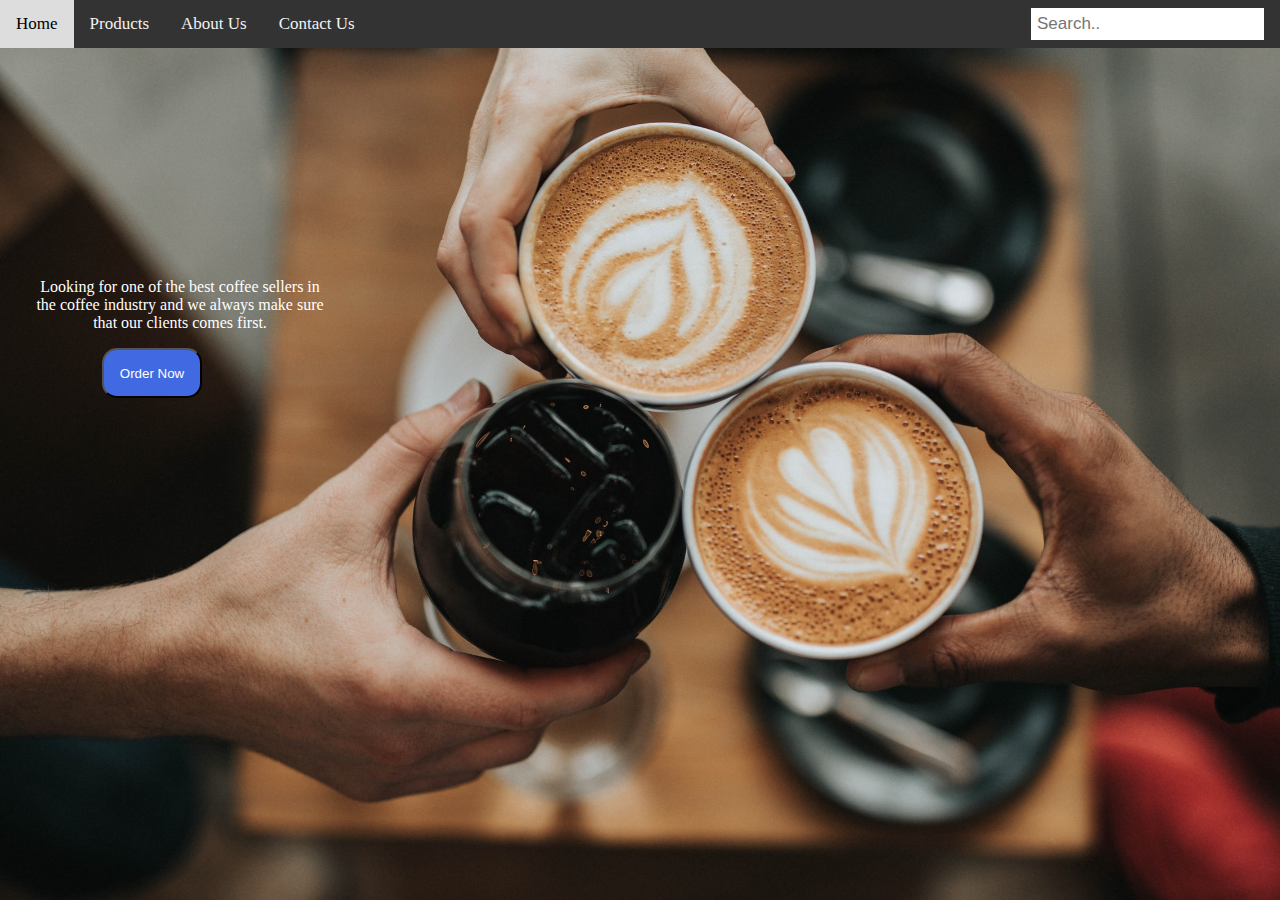
<file: index.html>
<!DOCTYPE html>
<html lang="en">
<head>
    <meta charset="UTF-8">
    <meta name="viewport" content="width=device-width, initial-scale=1">
    <link rel="stylesheet" href="style.css">
    <title>Coffee Shop</title>
</head>
<body>

<!--navBar-->
<div class="topNav topNavMargin">
    <a class="active" href="">Home</a>
    <a href="products.html">Products</a>
    <a href="aboutUs.html">About Us</a>
    <a href="contactForm.html">Contact Us</a>
    <label>
        <input type="text" placeholder="Search..">
    </label>
</div>

<div class="wrapper m-auto">
    <div class="wrapperOne" id="wrap">
        <p class="text">Looking for one of the best coffee sellers in the coffee industry and we always make sure that
            our clients comes first.</p>
        <button  class="button"  id="click"  >Order Now</button>
    </div>
</div>


</body>
</html>
</file>
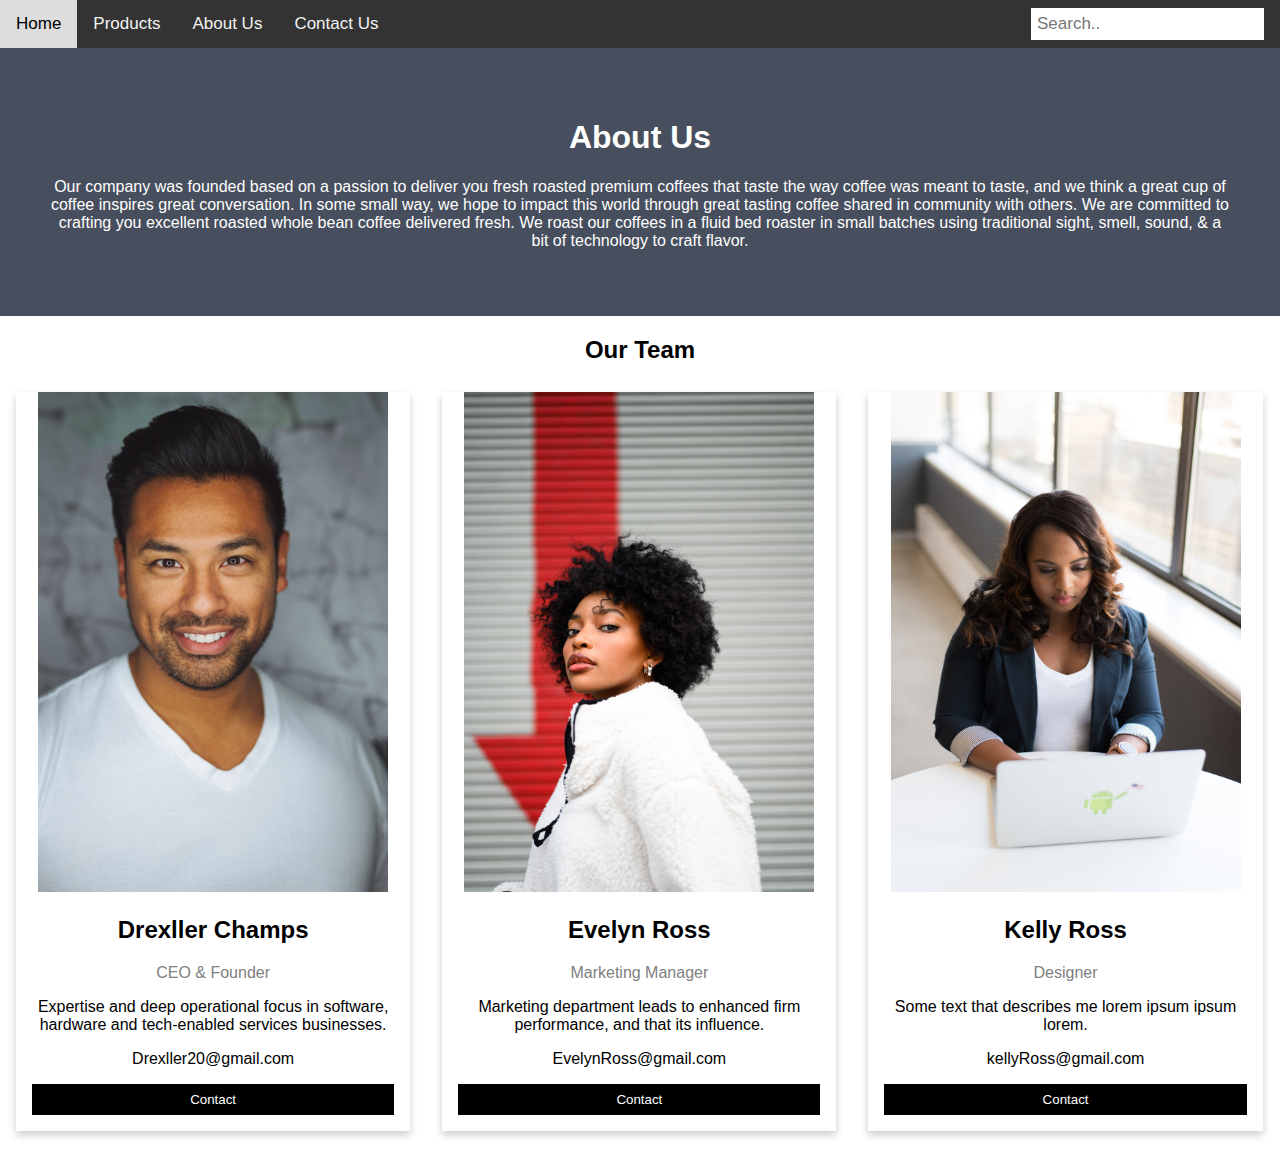
<file: aboutUs.html>
<!DOCTYPE html>
<html lang="en">
<head>
    <meta charset="UTF-8">
    <meta name="viewport" content="width=device-width, initial-scale=1">
    <link rel="stylesheet" href="style.css">
    <title>About Us</title>
</head>
<body class="bodyAboutUs">

<!--navBar-->
<div class="topNav">
    <a class="active" href="index.html">Home</a>
    <a href="products.html">Products</a>
    <a href="aboutUs.html">About Us</a>
    <a href="contactForm.html">Contact Us</a>
    <label>
        <input type="text" placeholder="Search..">
    </label>
</div>

<div class="about-section">
    <h1>About Us</h1>
    <p>Our company was founded based on a passion to deliver you fresh roasted premium coffees that taste
        the way coffee was meant to taste, and we think a great cup of coffee inspires great conversation.  In some small way, we hope to impact this world through great tasting coffee shared in community with others. We are committed to crafting you excellent roasted whole bean coffee delivered fresh.  We roast our coffees in a fluid bed roaster in small batches using traditional sight, smell, sound, & a bit of technology to craft flavor.     </p>

</div>

<h2 style="text-align:center">Our Team</h2>
<div class="row">
    <div class="column">
        <div class="card" style="text-align: center">
            <img src="joseph-gonzalez-iFgRcqHznqg-unsplash.jpg" alt="Girl in a jacket" width="350" height="500">
            <div class="container">
                <h2>Drexller Champs</h2>
                <p class="title">CEO & Founder</p>
                <p>Expertise and deep operational focus in software, hardware and tech-enabled services businesses.</p>
                <p>Drexller20@gmail.com</p>
                <p><button class="buttonABout">Contact</button></p>
            </div>
        </div>
    </div>

    <div class="column">
        <div class="card"  style="text-align: center">
            <img src="jeffery-erhunse-vp9mRauo68c-unsplash.jpg" alt="Mike" width="350" height="500">
            <div class="container">
                <h2>Evelyn Ross</h2>
                <p class="title">Marketing Manager</p>
                <p>Marketing department leads to enhanced firm performance, and that its influence.</p>
                <p>EvelynRoss@gmail.com</p>
                <p><button class="buttonABout">Contact</button></p>
            </div>
        </div>
    </div>

    <div class="column">
        <div class="card"  style="text-align: center">
            <img src="christina-wocintechchat-com-au6F67CJGTA-unsplash.jpg" alt="John" width="350" height="500">
            <div class="container">
                <h2>Kelly Ross</h2>
                <p class="title">Designer</p>
                <p>Some text that describes me lorem ipsum ipsum lorem.</p>
                <p>kellyRoss@gmail.com</p>
                <p><button class="buttonABout">Contact</button></p>
            </div>
        </div>
    </div>
</div>


</body>
</html>
</file>
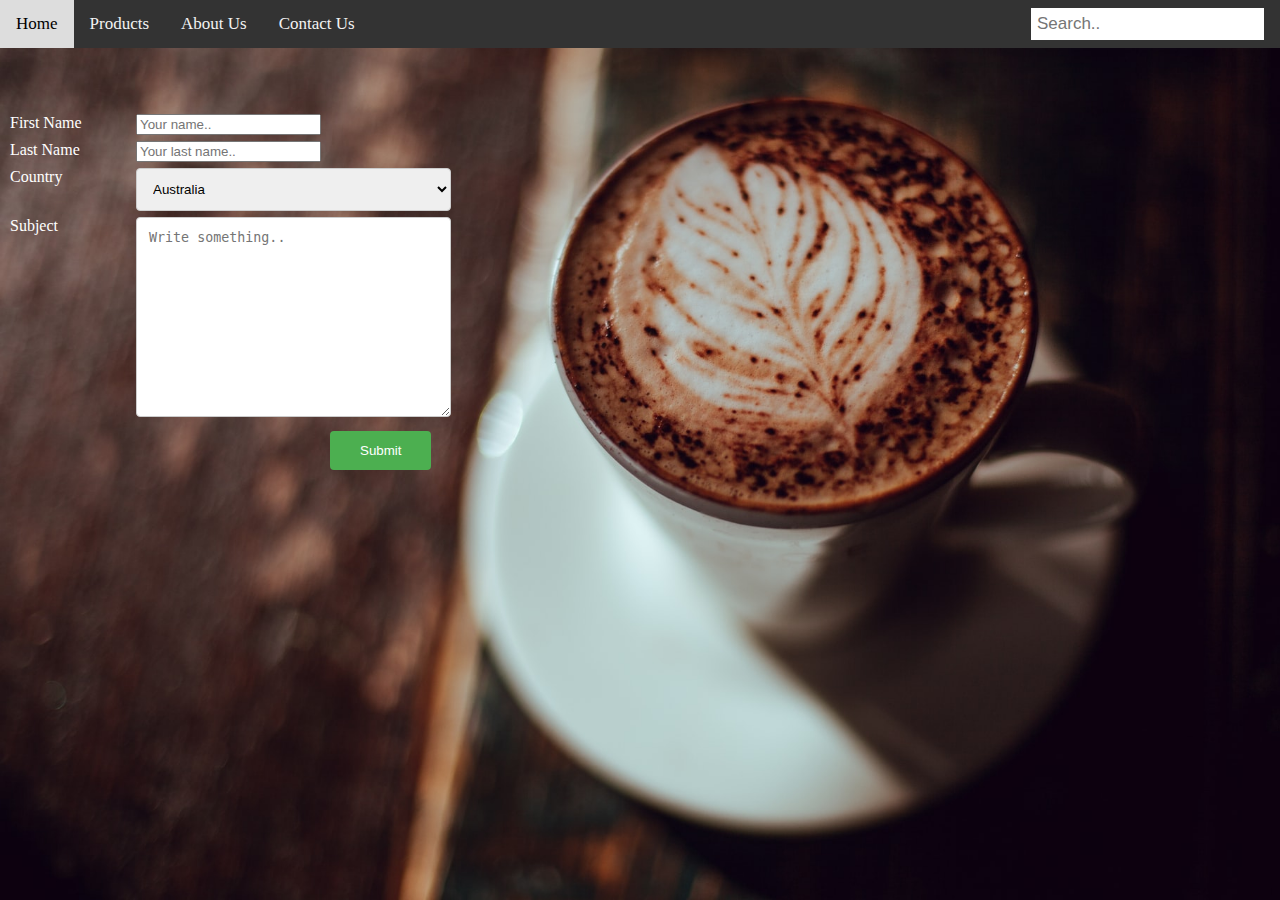
<file: contactForm.html>
<!DOCTYPE html>
<html lang="en">
<head>
    <meta charset="UTF-8">
    <meta name="viewport" content="width=device-width, initial-scale=1">
    <link rel="stylesheet" href="style.css">
    <title>Title</title>
</head>
<body class="secondaryBg">

<!--navBar-->
<div class="topNav">
    <a class="active" href="index.html">Home</a>
    <a href="products.html">Products</a>
    <a href="aboutUs.html">About Us</a>
    <a href="contactForm.html">Contact Us</a>
    <label>
        <input type="text"  placeholder="Search..">
    </label>
</div>

<!--contactForm-->

<div class="containerForm">
    <form action="">
        <div class="rowForm">
            <div class="col-25">
                <label for="fname">First Name</label>
            </div>
            <div class="col-75">
                <input type="text" id="fname" name="firstname" placeholder="Your name..">
            </div>
        </div>
        <div class="rowForm">
            <div class="col-25">
                <label for="lname">Last Name</label>
            </div>
            <div class="col-75">
                <input type="text" id="lname" name="lastname" placeholder="Your last name..">
            </div>
        </div>
        <div class="rowForm">
            <div class="col-25">
                <label for="country">Country</label>
            </div>
            <div class="col-75">
                <select id="country" name="country">
                    <option value="australia">Australia</option>
                    <option value="canada">Canada</option>
                    <option value="usa">USA</option>
                </select>
            </div>
        </div>
        <div class="rowForm">
            <div class="col-25">
                <label for="subject">Subject</label>
            </div>
            <div class="col-75">
                <textarea id="subject" name="subject" placeholder="Write something.." style="height:200px"></textarea>
            </div>
        </div>
        <div class="buttonShape" id="move">
            <input type="submit" class="buttonContact" value="Submit">
        </div>
    </form>
</div>

<script src="js/coffeeScript.js"></script>
</body>
</html>
</file>
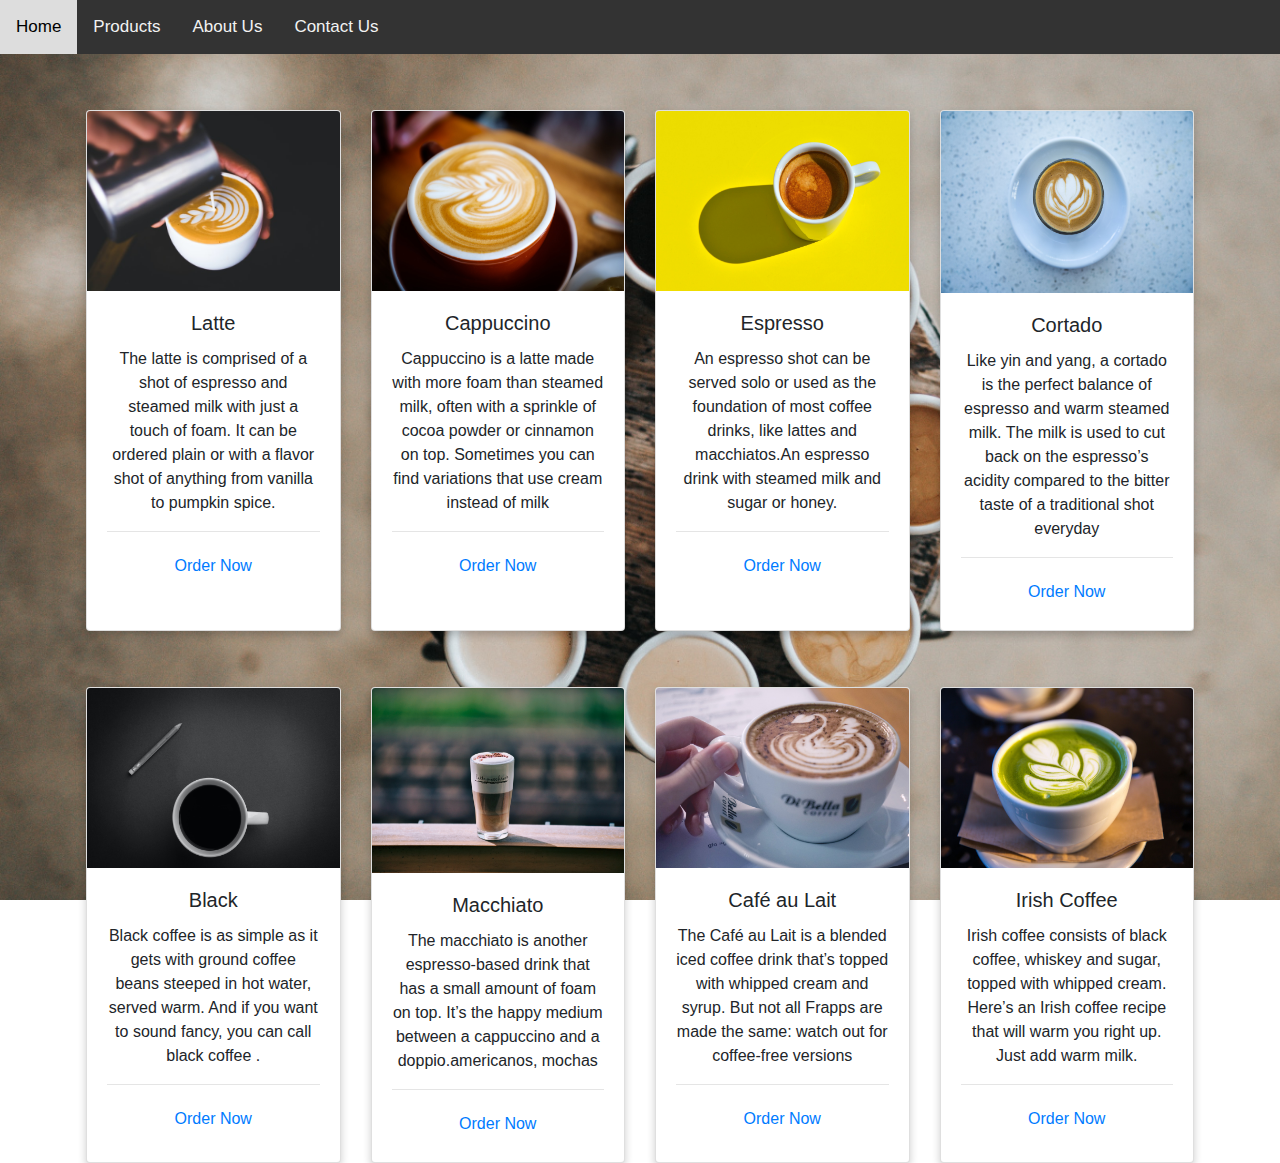
<file: products.html>
<!DOCTYPE html>
<html lang="en">
<head>
    <meta charset="UTF-8">
    <meta name="viewport" content="width=device-width, initial-scale=1">
    <link rel="stylesheet" href="https://maxcdn.bootstrapcdn.com/bootstrap/4.5.2/css/bootstrap.min.css">
    <link rel="stylesheet" href="style.css">

    <title>News</title>
</head>
<body class="projectBody">

<!--navBar-->
<div class="topNav">
    <a class="active" href="index.html">Home</a>
    <a href="products.html">Products</a>
    <a href="aboutUs.html">About Us</a>
    <a href="contactForm.html">Contact Us</a>

</div>

<!--banner-->
<!--cards for products-->

<div class="container">
    <div class="card-deck mt-5">
        <div class="card text-center">
            <img src="coffee/coffee1.jpg" class="card-img-top" alt="coffee1">
            <div class="card-body">
                <h5 class="card-title">Latte</h5>
                <p class="card-text">The latte is comprised of a shot of espresso and steamed milk with just a touch of
                    foam. It can be ordered plain or with a flavor shot of anything from vanilla to pumpkin spice.</p>
                <hr class="w-5">
                <button type="button" class="btn btn-outline-primary" style="border: none;">Order Now</button>

            </div>
        </div>
        <div class="card text-center">
            <img src="coffee/coffee2.jpg" class="card-img-top" alt="coffee2" height="180px">
            <div class="card-body">
                <h5 class="card-title">Cappuccino</h5>
                <p class="card-text">Cappuccino is a latte made with more foam than steamed milk, often with a sprinkle
                    of cocoa powder or cinnamon on top. Sometimes you can find variations that use cream instead of
                    milk</p>
                <hr class="w-10">
                <button type="button" class="btn btn-outline-primary" style="border: none;">Order Now</button>

            </div>
        </div>
        <div class="card text-center">
            <img src="coffee/coffee3.jpg" class="card-img-top" alt="Expresso" height="180px">
            <div class="card-body">
                <h5 class="card-title">Espresso</h5>
                <p class="card-text">An espresso shot can be served solo or used as the foundation of most coffee
                    drinks, like lattes and macchiatos.An espresso drink with steamed milk and sugar or honey.</p>
                <hr class="w-10">
                <button type="button" class="btn btn-outline-primary" style="border: none;">Order Now</button>

            </div>
        </div>
        <div class="card text-center">
            <img src="coffee/coffee4.jpg" class="card-img-top" alt="Cortado" height="182px">
            <div class="card-body">
                <h5 class="card-title">Cortado</h5>
                <p class="card-text">Like yin and yang, a cortado is the perfect balance of espresso and warm steamed
                    milk. The milk is used to cut back on the espresso’s acidity compared to the bitter taste of a
                    traditional shot everyday</p>
                <hr class="w-10">
                <button type="button" class="btn btn-outline-primary" style="border: none;">Order Now</button>
            </div>
        </div>
    </div>
    <div class="card-deck mt-5">
        <div class="card text-center h-2px   ">
            <img src="coffee/coffee5.jpg" class="card-img-top" alt="Angola" height="180px">
            <div class="card-body">
                <h5 class="card-title">Black</h5>
                <p class="card-text">Black coffee is as simple as it gets with ground coffee beans steeped in hot water,
                    served warm. And if you want to sound fancy, you can call black coffee .</p>
                <hr class="w-10">
                <button type="button" class="btn btn-outline-primary" style="border: none;">Order Now</button>
            </div>
        </div>
        <div class="card text-center">
            <img src="coffee/coffee%206.jpg" class="card-img-top" alt="coffee6" height="185px">
            <div class="card-body">
                <h5 class="card-title">Macchiato</h5>
                <p class="card-text"> The macchiato is another espresso-based drink that has a small amount of foam on
                    top. It’s the happy medium between a cappuccino and a doppio.americanos, mochas</p>
                <hr class="w-15">
                <button type="button" class="btn btn-outline-primary" style="border: none;">Order Now</button>
            </div>
        </div>
        <div class="card text-center">
            <img src="coffee/coffee7.jpg" class="card-img-top" alt="Café au Lait" height="180px">
            <div class="card-body">
                <h5 class="card-title">Café au Lait</h5>
                <p class="card-text"> The Café au Lait is a blended iced coffee drink that’s topped with whipped cream
                    and syrup. But not all Frapps are made the same: watch out for coffee-free versions</p>
                <hr class="w-15">
                <button type="button" class="btn btn-outline-primary" style="border: none;">Order Now</button>
            </div>
        </div>
        <div class="card text-center">
            <img src="coffee/coffee8.jpg" class="card-img-top" alt="Irish" height="180px">
            <div class="card-body">
                <h5 class="card-title">Irish Coffee</h5>
                <p class="card-text">Irish coffee consists of black coffee, whiskey and sugar, topped with whipped
                    cream. Here’s an Irish coffee recipe that will warm you right up. Just add warm milk.</p>
                <hr class="w-15">
                <button type="button" class="btn btn-outline-primary" style="border: none;">Order Now</button>
            </div>
        </div>
    </div>
</div>



<script src="https://ajax.googleapis.com/ajax/libs/jquery/3.5.1/jquery.min.js"></script>
<script src="https://cdnjs.cloudflare.com/ajax/libs/popper.js/1.16.0/umd/popper.min.js"></script>
<script src="https://maxcdn.bootstrapcdn.com/bootstrap/4.5.2/js/bootstrap.min.js"></script>
<script src="js/coffeeScript.js"></script>


</body>
</html>
</file>
<file: style.css>
/*
Homepage Css
 */
body {
    margin: 0;
    background-image: url('nathan-dumlao-6VhPY27jdps-unsplash.jpg');
    background-repeat: no-repeat;
    background-attachment: fixed;
    background-size: cover;
}


.topNav{
    overflow: hidden;
    background-color: #333;
}

.topNavMargin{
    margin-bottom: 18%;
}

.topNav a {
    float: left;
    color: #f2f2f2;
    text-align: center;
    padding: 14px 16px;
    text-decoration: none;
    font-size: 17px;
}

.topNav a:hover{
    background-color: #ddd;
    color: black;
}

.topNav a:active{
    color: white;
}

.topNav input{
    float: right;
    padding: 6px;
    margin-top: 8px;
    margin-right: 16px;
    border: none;
    font-size: 17px;
}

.wrapper {
    text-align: -moz-center;

}

.button {
    color: white;
    background-color: royalblue;
    display: inline-block;
    border-radius: 15px;
    width: 100px;
    height: 50px;

}

.button:hover{
    background-color: steelblue;
}

.button:active{
    background-color: #474e5d;
}

.text{
    color: white;
    width: 300px;
    word-break: keep-all;
    text-align: center;
}

.wrapperOne{
    left: 0;
}

#wrap{
    text-align: left;
    margin-left: 30px;

}

#click{
    text-align: center;
    margin-left: 72px;
}

/*
aboutUs Css
 */

.bodyAboutUs{
    font-family: Arial, Helvetica, sans-serif;
    margin: 0;
    background-image: none;
}

.about-section {
    padding: 50px;
    text-align: center;
    background-color: #474e5d;
    color: white;
}

html {
    box-sizing: border-box;
}

*, *:before, *:after {
    box-sizing: inherit;
}

.column {
    float: left;
    width: 33.3%;
    margin-bottom: 16px;
    padding: 0 8px;
}

.card {
    box-shadow: 0 4px 8px 0 rgba(0, 0, 0, 0.2);
    margin: 8px;
}

.about-section {
    padding: 50px;
    text-align: center;
    background-color: #474e5d;
    color: white;
}

.container {
    padding: 0 16px;
}

.container::after, .row::after {
    content: "";
    clear: both;
    display: table;
}

.title {
    color: grey;
}




@media screen and (max-width: 650px) {
    .column {
        width: 100%;
        display: block;
    }
}

image{
    text-align: center;

}
.buttonABout {
    border: none;
    outline: 0;
    display: inline-block;
    padding: 8px;
    color: white;
    background-color: #000;
    text-align: center;
    cursor: pointer;
    width: 100%;
}

.buttonABout:hover {
    background-color: #555;
}

/*
contactUs css
 */

.secondaryBg{
    margin: 0;
    background-image: url('clem-onojeghuo-9AEh9i-WPhI-unsplash.jpg');
    background-repeat: no-repeat;
    background-attachment: fixed;
    background-size: cover;
}

select, textarea{
    width: 50%;
    padding: 12px;
    border: 1px solid #ccc;
    border-radius: 4px;
    resize: vertical;
}

.buttonContact{
    background-color: #4CAF50;
    color: white;
    padding: 12px 30px;
    border: none;
    border-radius: 4px;
    cursor: pointer;
    float: left;
}

.buttonContact:hover{
    background-color: steelblue;
}

label{
    color: white;
}

.containerForm{
    margin-top: 50px;
    padding: 10px;
}

#move{
    text-align: center;
    margin-left: 320px;
    margin-top: 10px;
}

.buttonShape{
    width:20%;
    height:20%;
}

@media screen and (max-width: 600px) {
    .col-25, .col-75, .buttonContact {
        width: 100%;
        margin-top: 0;
    }
}

.col-25{
    float: left;

    width: 10%;
    margin-top: 6px;
}

.col-75{
    float: left;
    width: 50%;
    margin-top: 6px;
}

.rowForm:after {
    content: "";
    display: table;
    clear: both;
}

/*
Product Css
 */

.projectBody{
    margin: 0;
    background-image: url('coffee/banner.jpg');
    background-repeat: no-repeat;
    background-attachment: fixed;
    background-size: cover;
}
</file>
